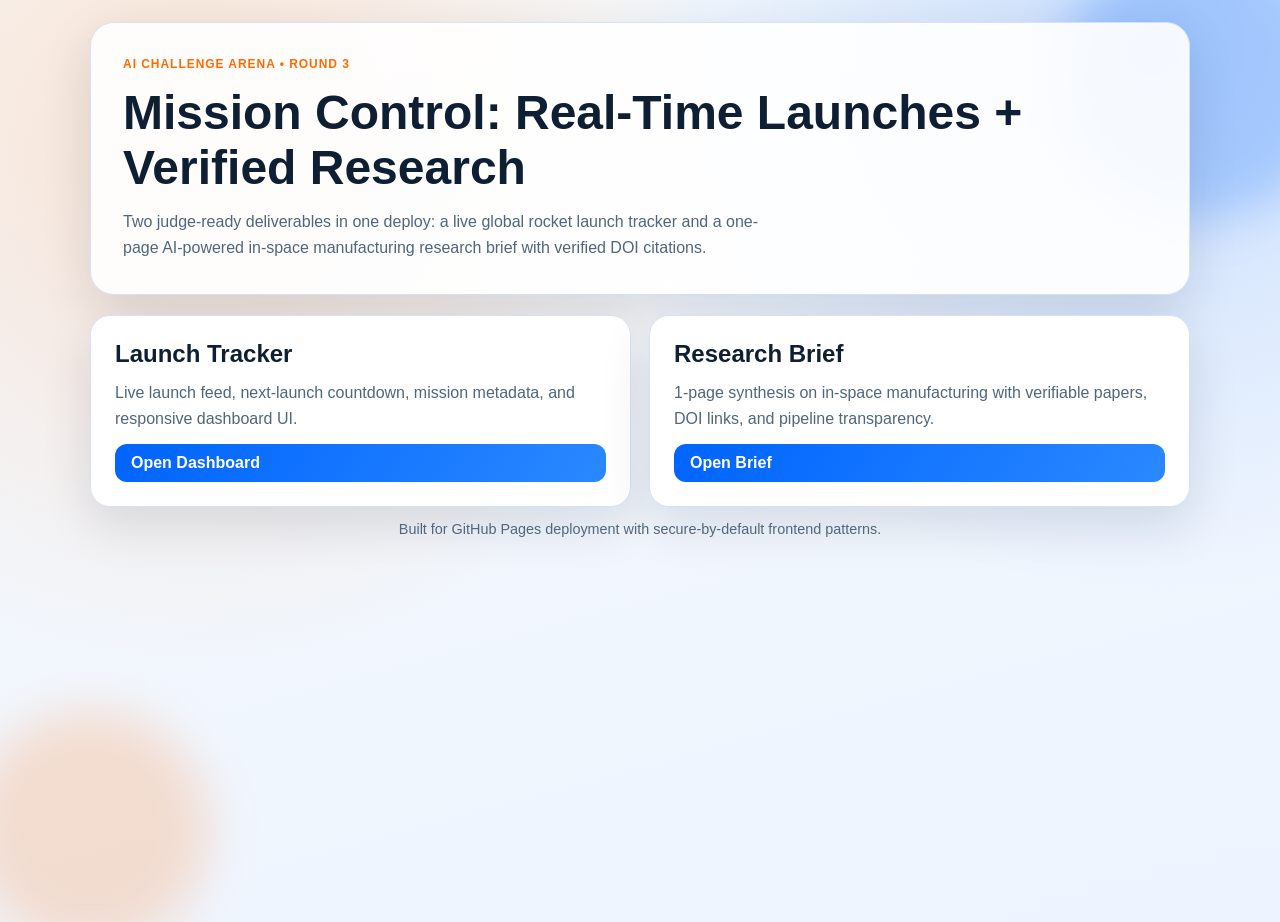
<file: site/index.html>
<!doctype html>
<html lang="en">
<head>
  <meta charset="utf-8" />
  <meta name="viewport" content="width=device-width, initial-scale=1" />
  <meta name="description" content="AI Challenge Arena Round 3: Launch Tracker and AI-Powered Research Brief" />
  <meta http-equiv="Content-Security-Policy" content="default-src 'self'; script-src 'self'; style-src 'self' https://fonts.googleapis.com; font-src https://fonts.gstatic.com; img-src 'self' data:; connect-src 'self' https://ll.thespacedevs.com; object-src 'none'; base-uri 'self'; form-action 'self'" />
  <title>Round 3 Mission Control</title>
  <link rel="preconnect" href="https://fonts.googleapis.com" />
  <link rel="preconnect" href="https://fonts.gstatic.com" crossorigin />
  <link href="https://fonts.googleapis.com/css2?family=Sora:wght@400;600;700;800&family=Space+Grotesk:wght@400;500;700&display=swap" rel="stylesheet" />
  <link rel="stylesheet" href="assets/styles.css" />
</head>
<body class="landing-body">
  <div class="orb orb-a"></div>
  <div class="orb orb-b"></div>

  <main class="landing-shell">
    <header class="hero">
      <p class="kicker">AI Challenge Arena • Round 3</p>
      <h1>Mission Control: Real-Time Launches + Verified Research</h1>
      <p class="hero-copy">
        Two judge-ready deliverables in one deploy: a live global rocket launch tracker and a
        one-page AI-powered in-space manufacturing research brief with verified DOI citations.
      </p>
    </header>

    <section class="card-grid" aria-label="Project modules">
      <article class="mission-card">
        <h2>Launch Tracker</h2>
        <p>
          Live launch feed, next-launch countdown, mission metadata, and responsive dashboard UI.
        </p>
        <a class="btn" href="launch-tracker.html">Open Dashboard</a>
      </article>

      <article class="mission-card">
        <h2>Research Brief</h2>
        <p>
          1-page synthesis on in-space manufacturing with verifiable papers, DOI links, and
          pipeline transparency.
        </p>
        <a class="btn" href="research-brief.html">Open Brief</a>
      </article>
    </section>

    <footer class="footer-note">
      Built for GitHub Pages deployment with secure-by-default frontend patterns.
    </footer>
  </main>
</body>
</html>
</file>
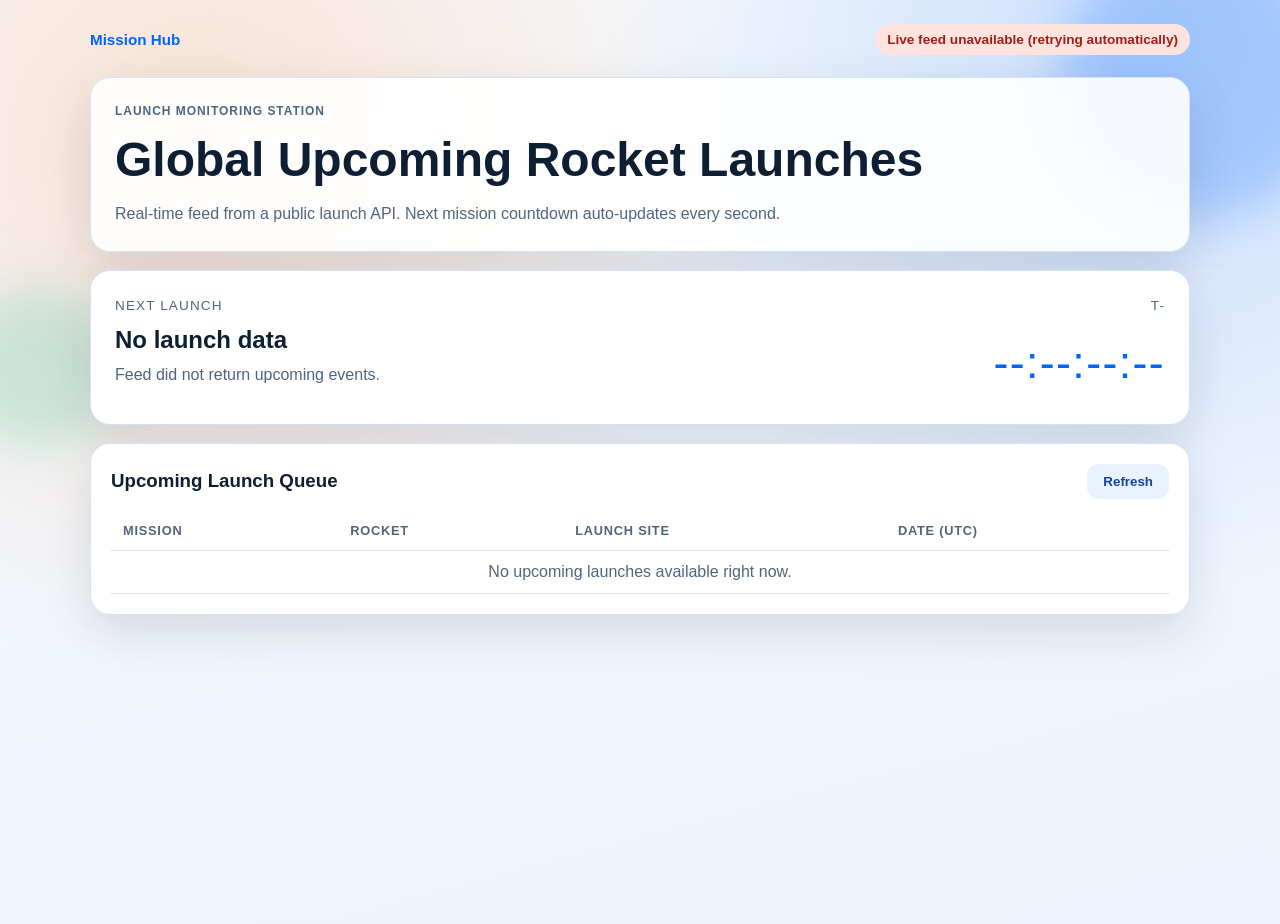
<file: site/launch-tracker.html>
<!doctype html>
<html lang="en">
<head>
  <meta charset="utf-8" />
  <meta name="viewport" content="width=device-width, initial-scale=1" />
  <meta name="description" content="Live dashboard for upcoming global rocket launches" />
  <meta http-equiv="Content-Security-Policy" content="default-src 'self'; script-src 'self'; style-src 'self' https://fonts.googleapis.com; font-src https://fonts.gstatic.com; img-src 'self' data:; connect-src 'self' https://ll.thespacedevs.com; object-src 'none'; base-uri 'self'; form-action 'self'" />
  <title>Launch Tracker | Round 3</title>
  <link rel="preconnect" href="https://fonts.googleapis.com" />
  <link rel="preconnect" href="https://fonts.gstatic.com" crossorigin />
  <link href="https://fonts.googleapis.com/css2?family=Sora:wght@400;600;700;800&family=Space+Grotesk:wght@400;500;700&display=swap" rel="stylesheet" />
  <link rel="stylesheet" href="assets/styles.css" />
</head>
<body>
  <div class="orb orb-a"></div>
  <div class="orb orb-c"></div>

  <header class="topbar">
    <a class="back-link" href="index.html">Mission Hub</a>
    <span class="status-dot" id="apiStatus">Loading live data...</span>
  </header>

  <main class="page-shell">
    <section class="headline">
      <p class="kicker">Launch Monitoring Station</p>
      <h1>Global Upcoming Rocket Launches</h1>
      <p>
        Real-time feed from a public launch API. Next mission countdown auto-updates every second.
      </p>
    </section>

    <section class="next-launch" aria-live="polite">
      <div>
        <p class="label">Next Launch</p>
        <h2 id="nextMission">Loading mission...</h2>
        <p id="nextDetails">Waiting for launch feed</p>
      </div>
      <div class="countdown-block">
        <p class="label">T-</p>
        <p id="countdown" class="countdown">--:--:--:--</p>
      </div>
    </section>

    <section class="table-panel">
      <div class="table-head">
        <h3>Upcoming Launch Queue</h3>
        <button id="refreshBtn" class="btn-secondary" type="button">Refresh</button>
      </div>
      <div class="table-wrap">
        <table>
          <thead>
            <tr>
              <th>Mission</th>
              <th>Rocket</th>
              <th>Launch Site</th>
              <th>Date (UTC)</th>
            </tr>
          </thead>
          <tbody id="launchTableBody">
            <tr>
              <td colspan="4" class="loading-row">Loading upcoming launches...</td>
            </tr>
          </tbody>
        </table>
      </div>
    </section>
  </main>

  <script src="assets/launch.js" defer></script>
</body>
</html>
</file>
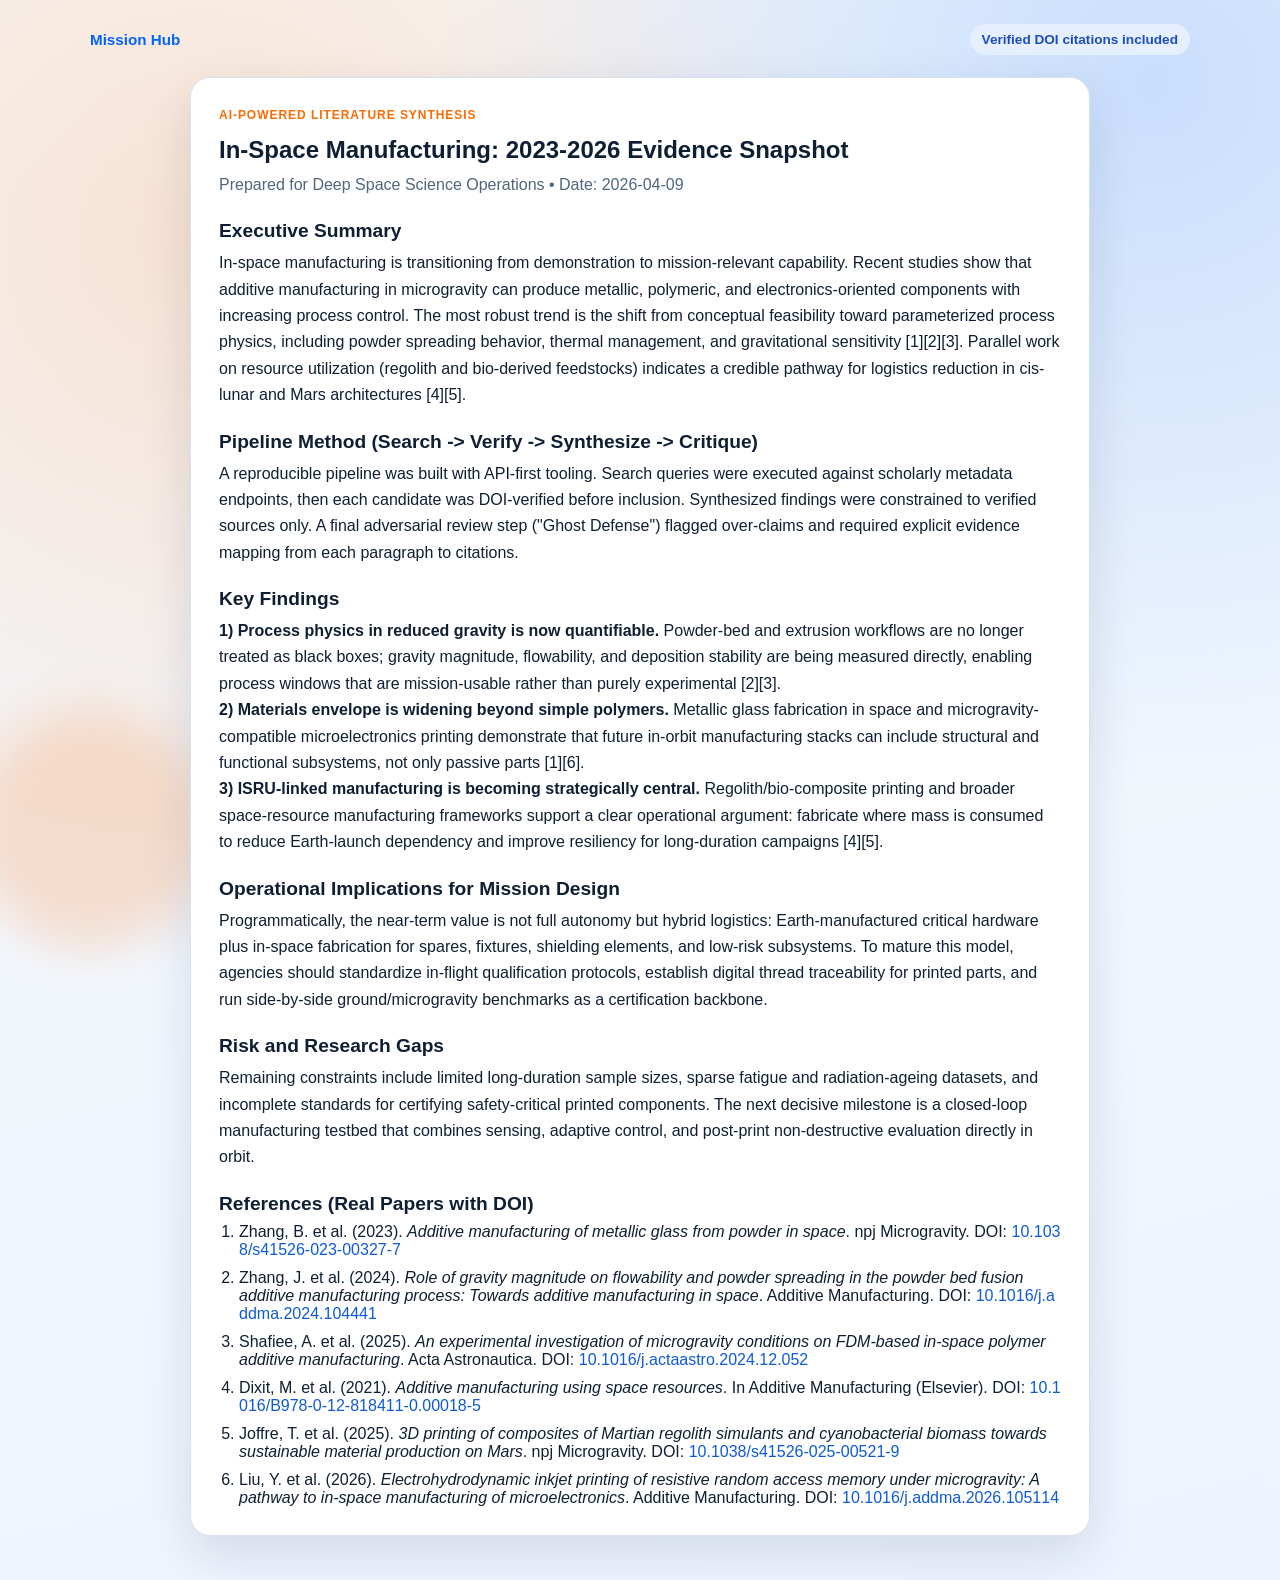
<file: site/research-brief.html>
<!doctype html>
<html lang="en">
<head>
  <meta charset="utf-8" />
  <meta name="viewport" content="width=device-width, initial-scale=1" />
  <meta name="description" content="AI-powered literature synthesis on in-space manufacturing" />
  <meta http-equiv="Content-Security-Policy" content="default-src 'self'; script-src 'self'; style-src 'self' https://fonts.googleapis.com; font-src https://fonts.gstatic.com; img-src 'self' data:; connect-src 'self'; object-src 'none'; base-uri 'self'; form-action 'self'" />
  <title>Research Brief | In-Space Manufacturing</title>
  <link rel="preconnect" href="https://fonts.googleapis.com" />
  <link rel="preconnect" href="https://fonts.gstatic.com" crossorigin />
  <link href="https://fonts.googleapis.com/css2?family=Sora:wght@400;600;700;800&family=Space+Grotesk:wght@400;500;700&display=swap" rel="stylesheet" />
  <link rel="stylesheet" href="assets/styles.css" />
</head>
<body>
  <div class="orb orb-b"></div>

  <header class="topbar">
    <a class="back-link" href="index.html">Mission Hub</a>
    <span class="status-dot">Verified DOI citations included</span>
  </header>

  <main class="page-shell brief-shell">
    <article class="brief-paper">
      <header>
        <p class="kicker">AI-Powered Literature Synthesis</p>
        <h1>In-Space Manufacturing: 2023-2026 Evidence Snapshot</h1>
        <p class="meta">Prepared for Deep Space Science Operations • Date: 2026-04-09</p>
      </header>

      <section>
        <h2>Executive Summary</h2>
        <p>
          In-space manufacturing is transitioning from demonstration to mission-relevant capability.
          Recent studies show that additive manufacturing in microgravity can produce metallic,
          polymeric, and electronics-oriented components with increasing process control. The most
          robust trend is the shift from conceptual feasibility toward parameterized process physics,
          including powder spreading behavior, thermal management, and gravitational sensitivity [1][2][3].
          Parallel work on resource utilization (regolith and bio-derived feedstocks) indicates a credible
          pathway for logistics reduction in cis-lunar and Mars architectures [4][5].
        </p>
      </section>

      <section>
        <h2>Pipeline Method (Search -> Verify -> Synthesize -> Critique)</h2>
        <p>
          A reproducible pipeline was built with API-first tooling. Search queries were executed against
          scholarly metadata endpoints, then each candidate was DOI-verified before inclusion. Synthesized
          findings were constrained to verified sources only. A final adversarial review step ("Ghost Defense")
          flagged over-claims and required explicit evidence mapping from each paragraph to citations.
        </p>
      </section>

      <section>
        <h2>Key Findings</h2>
        <p>
          <strong>1) Process physics in reduced gravity is now quantifiable.</strong>
          Powder-bed and extrusion workflows are no longer treated as black boxes; gravity magnitude,
          flowability, and deposition stability are being measured directly, enabling process windows that
          are mission-usable rather than purely experimental [2][3].
        </p>
        <p>
          <strong>2) Materials envelope is widening beyond simple polymers.</strong>
          Metallic glass fabrication in space and microgravity-compatible microelectronics printing demonstrate
          that future in-orbit manufacturing stacks can include structural and functional subsystems, not only
          passive parts [1][6].
        </p>
        <p>
          <strong>3) ISRU-linked manufacturing is becoming strategically central.</strong>
          Regolith/bio-composite printing and broader space-resource manufacturing frameworks support a clear
          operational argument: fabricate where mass is consumed to reduce Earth-launch dependency and improve
          resiliency for long-duration campaigns [4][5].
        </p>
      </section>

      <section>
        <h2>Operational Implications for Mission Design</h2>
        <p>
          Programmatically, the near-term value is not full autonomy but hybrid logistics: Earth-manufactured
          critical hardware plus in-space fabrication for spares, fixtures, shielding elements, and low-risk
          subsystems. To mature this model, agencies should standardize in-flight qualification protocols,
          establish digital thread traceability for printed parts, and run side-by-side ground/microgravity
          benchmarks as a certification backbone.
        </p>
      </section>

      <section>
        <h2>Risk and Research Gaps</h2>
        <p>
          Remaining constraints include limited long-duration sample sizes, sparse fatigue and radiation-ageing
          datasets, and incomplete standards for certifying safety-critical printed components. The next decisive
          milestone is a closed-loop manufacturing testbed that combines sensing, adaptive control, and post-print
          non-destructive evaluation directly in orbit.
        </p>
      </section>

      <section>
        <h2>References (Real Papers with DOI)</h2>
        <ol class="refs">
          <li>
            Zhang, B. et al. (2023). <em>Additive manufacturing of metallic glass from powder in space</em>.
            <span>npj Microgravity</span>. DOI:
            <a href="https://doi.org/10.1038/s41526-023-00327-7" target="_blank" rel="noopener noreferrer">10.1038/s41526-023-00327-7</a>
          </li>
          <li>
            Zhang, J. et al. (2024). <em>Role of gravity magnitude on flowability and powder spreading in the powder bed fusion additive manufacturing process: Towards additive manufacturing in space</em>.
            <span>Additive Manufacturing</span>. DOI:
            <a href="https://doi.org/10.1016/j.addma.2024.104441" target="_blank" rel="noopener noreferrer">10.1016/j.addma.2024.104441</a>
          </li>
          <li>
            Shafiee, A. et al. (2025). <em>An experimental investigation of microgravity conditions on FDM-based in-space polymer additive manufacturing</em>.
            <span>Acta Astronautica</span>. DOI:
            <a href="https://doi.org/10.1016/j.actaastro.2024.12.052" target="_blank" rel="noopener noreferrer">10.1016/j.actaastro.2024.12.052</a>
          </li>
          <li>
            Dixit, M. et al. (2021). <em>Additive manufacturing using space resources</em>.
            <span>In Additive Manufacturing (Elsevier)</span>. DOI:
            <a href="https://doi.org/10.1016/B978-0-12-818411-0.00018-5" target="_blank" rel="noopener noreferrer">10.1016/B978-0-12-818411-0.00018-5</a>
          </li>
          <li>
            Joffre, T. et al. (2025). <em>3D printing of composites of Martian regolith simulants and cyanobacterial biomass towards sustainable material production on Mars</em>.
            <span>npj Microgravity</span>. DOI:
            <a href="https://doi.org/10.1038/s41526-025-00521-9" target="_blank" rel="noopener noreferrer">10.1038/s41526-025-00521-9</a>
          </li>
          <li>
            Liu, Y. et al. (2026). <em>Electrohydrodynamic inkjet printing of resistive random access memory under microgravity: A pathway to in-space manufacturing of microelectronics</em>.
            <span>Additive Manufacturing</span>. DOI:
            <a href="https://doi.org/10.1016/j.addma.2026.105114" target="_blank" rel="noopener noreferrer">10.1016/j.addma.2026.105114</a>
          </li>
        </ol>
      </section>
    </article>
  </main>
</body>
</html>
</file>
<file: site/assets/styles.css>
:root {
  --bg: #f7fafc;
  --bg-alt: #edf4ff;
  --panel: rgba(255, 255, 255, 0.9);
  --panel-strong: #ffffff;
  --text: #0f1f33;
  --muted: #4f667e;
  --accent: #0064ff;
  --accent-2: #ff6a00;
  --line: #d6e2f2;
  --ok: #0f9d58;
  --danger: #d93025;
  --shadow: 0 18px 50px rgba(4, 23, 49, 0.12);
}

* {
  box-sizing: border-box;
}

body {
  margin: 0;
  font-family: "Space Grotesk", sans-serif;
  color: var(--text);
  background:
    radial-gradient(circle at 15% 15%, rgba(255, 106, 0, 0.16), transparent 40%),
    radial-gradient(circle at 90% 5%, rgba(0, 100, 255, 0.18), transparent 38%),
    linear-gradient(165deg, var(--bg) 0%, var(--bg-alt) 100%);
  min-height: 100vh;
  position: relative;
  overflow-x: hidden;
}

h1,
h2,
h3,
h4 {
  margin: 0;
  font-family: "Sora", sans-serif;
}

p {
  margin: 0;
  line-height: 1.65;
}

a {
  color: inherit;
}

.orb {
  position: fixed;
  border-radius: 999px;
  filter: blur(24px);
  z-index: -1;
}

.orb-a {
  width: 280px;
  height: 280px;
  background: rgba(0, 100, 255, 0.22);
  top: -60px;
  right: -60px;
}

.orb-b {
  width: 240px;
  height: 240px;
  background: rgba(255, 106, 0, 0.18);
  bottom: -50px;
  left: -30px;
}

.orb-c {
  width: 160px;
  height: 160px;
  background: rgba(16, 185, 129, 0.18);
  top: 32%;
  left: -40px;
}

.topbar {
  max-width: 1140px;
  margin: 24px auto 0;
  padding: 0 20px;
  display: flex;
  align-items: center;
  justify-content: space-between;
  gap: 16px;
}

.back-link {
  text-decoration: none;
  font-weight: 700;
  font-size: 0.95rem;
  color: var(--accent);
}

.status-dot {
  padding: 8px 12px;
  border-radius: 999px;
  background: #e5efff;
  color: #1b4dbf;
  font-size: 0.85rem;
  font-weight: 600;
}

.status-dot.ok {
  background: #def8ec;
  color: #076a3d;
}

.status-dot.error {
  background: #ffe3df;
  color: #9f1f17;
}

.page-shell,
.landing-shell {
  max-width: 1140px;
  margin: 22px auto 44px;
  padding: 0 20px;
}

.hero {
  background: var(--panel);
  border: 1px solid var(--line);
  border-radius: 24px;
  box-shadow: var(--shadow);
  padding: 32px;
  animation: rise 600ms ease-out;
}

.kicker {
  color: var(--accent-2);
  text-transform: uppercase;
  letter-spacing: 0.08em;
  font-size: 0.75rem;
  font-weight: 700;
  margin-bottom: 10px;
}

.hero h1,
.headline h1 {
  font-size: clamp(1.8rem, 4vw, 3rem);
  margin-bottom: 14px;
}

.hero-copy,
.headline p {
  color: var(--muted);
  max-width: 75ch;
}

.card-grid {
  display: grid;
  grid-template-columns: repeat(2, minmax(0, 1fr));
  gap: 18px;
  margin-top: 20px;
}

.mission-card {
  background: var(--panel-strong);
  border: 1px solid var(--line);
  border-radius: 20px;
  padding: 24px;
  box-shadow: var(--shadow);
  display: grid;
  gap: 12px;
}

.mission-card p {
  color: var(--muted);
}

.btn,
.btn-secondary {
  display: inline-block;
  border: none;
  border-radius: 12px;
  padding: 10px 16px;
  font-family: "Sora", sans-serif;
  font-weight: 700;
  cursor: pointer;
  text-decoration: none;
}

.btn {
  background: linear-gradient(120deg, var(--accent), #2a88ff);
  color: #fff;
}

.btn-secondary {
  background: #eaf2ff;
  color: #1342a1;
}

.footer-note {
  margin-top: 14px;
  color: var(--muted);
  text-align: center;
  font-size: 0.9rem;
}

.headline {
  background: var(--panel);
  border: 1px solid var(--line);
  border-radius: 20px;
  box-shadow: var(--shadow);
  padding: 24px;
  margin-bottom: 18px;
}

.next-launch {
  background: var(--panel-strong);
  border: 1px solid var(--line);
  border-radius: 20px;
  box-shadow: var(--shadow);
  padding: 24px;
  display: flex;
  justify-content: space-between;
  gap: 20px;
  margin-bottom: 18px;
}

.label {
  color: var(--muted);
  font-size: 0.85rem;
  text-transform: uppercase;
  letter-spacing: 0.08em;
}

#nextMission {
  margin: 8px 0;
}

#nextDetails {
  color: var(--muted);
}

.countdown-block {
  text-align: right;
}

.countdown {
  margin-top: 8px;
  font-family: "Sora", sans-serif;
  font-size: clamp(1.6rem, 4vw, 2.8rem);
  color: var(--accent);
  letter-spacing: 0.03em;
}

.table-panel {
  background: var(--panel-strong);
  border: 1px solid var(--line);
  border-radius: 20px;
  box-shadow: var(--shadow);
  padding: 20px;
}

.table-head {
  display: flex;
  justify-content: space-between;
  align-items: center;
  gap: 14px;
  margin-bottom: 12px;
}

.table-wrap {
  overflow-x: auto;
}

table {
  width: 100%;
  border-collapse: collapse;
  min-width: 760px;
}

th,
td {
  text-align: left;
  padding: 12px;
  border-bottom: 1px solid var(--line);
  vertical-align: top;
}

th {
  font-size: 0.8rem;
  text-transform: uppercase;
  letter-spacing: 0.06em;
  color: var(--muted);
}

.loading-row,
.error-row {
  text-align: center;
  color: var(--muted);
}

.brief-shell {
  max-width: 940px;
}

.brief-paper {
  background: var(--panel-strong);
  border: 1px solid var(--line);
  border-radius: 20px;
  box-shadow: var(--shadow);
  padding: 28px;
  display: grid;
  gap: 22px;
  animation: rise 700ms ease-out;
}

.brief-paper .meta {
  color: var(--muted);
  margin-top: 8px;
}

.brief-paper h2 {
  font-size: 1.2rem;
  margin-bottom: 8px;
}

.refs {
  margin: 0;
  padding-left: 20px;
  display: grid;
  gap: 10px;
}

.refs a {
  color: #0d5ad8;
  text-decoration: none;
  word-break: break-all;
}

.refs a:hover {
  text-decoration: underline;
}

@keyframes rise {
  from {
    opacity: 0;
    transform: translateY(12px);
  }
  to {
    opacity: 1;
    transform: translateY(0);
  }
}

@media (max-width: 860px) {
  .card-grid {
    grid-template-columns: 1fr;
  }

  .next-launch {
    flex-direction: column;
  }

  .countdown-block {
    text-align: left;
  }
}

@media (max-width: 560px) {
  .hero,
  .headline,
  .next-launch,
  .table-panel,
  .brief-paper {
    padding: 18px;
  }

  .topbar {
    align-items: flex-start;
    flex-direction: column;
  }
}
</file>
